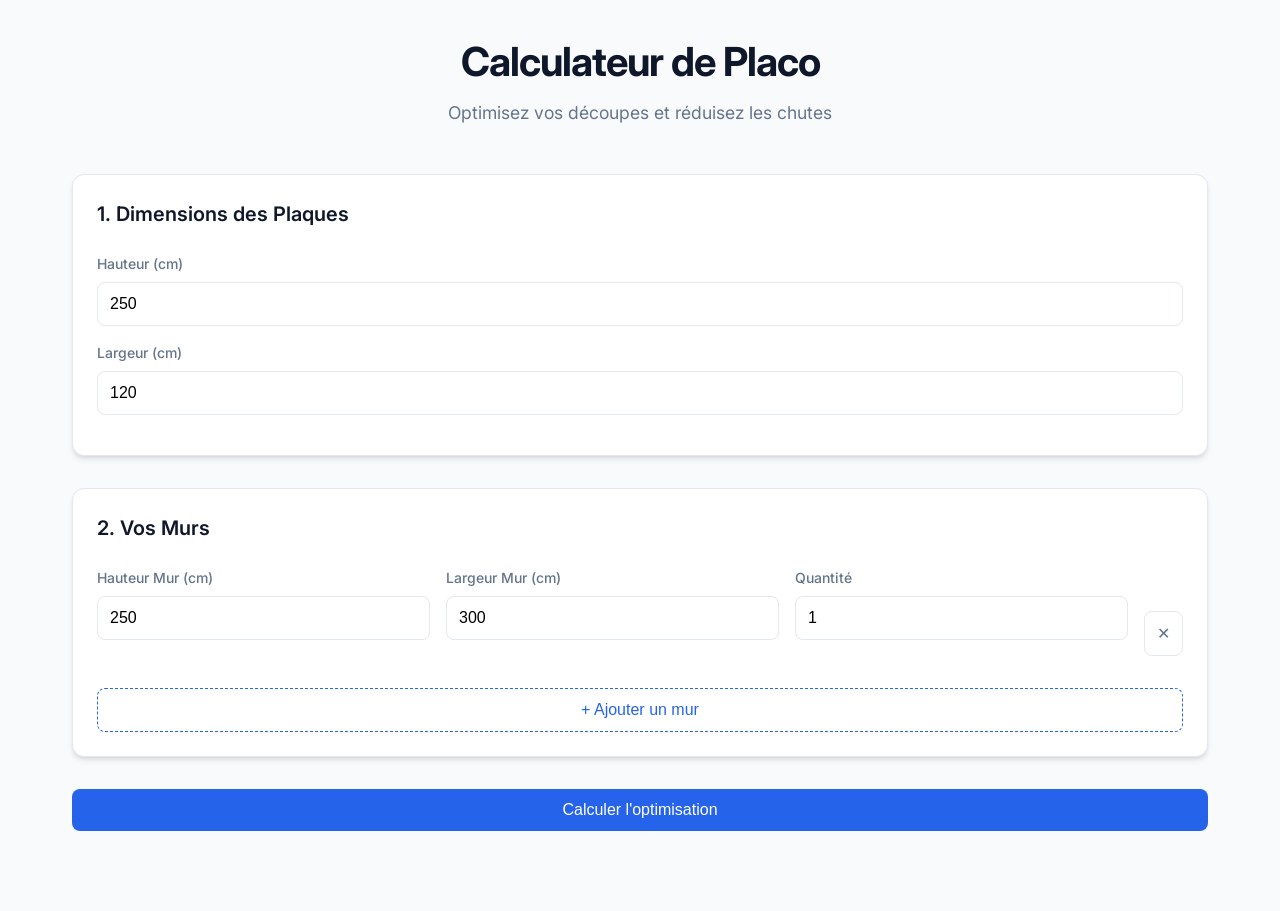
<file: index.html>
<!DOCTYPE html>
<html lang="fr">
<head>
    <meta charset="UTF-8">
    <meta name="viewport" content="width=device-width, initial-scale=1.0">
    <title>Calculateur de Placo Intelligent</title>
    <link rel="stylesheet" href="style.css">
    <link rel="preconnect" href="https://fonts.googleapis.com">
    <link rel="preconnect" href="https://fonts.gstatic.com" crossorigin>
    <link href="https://fonts.googleapis.com/css2?family=Inter:wght@300;400;500;600;700&display=swap" rel="stylesheet">
</head>
<body>
    <div class="app-container">
        <header>
            <h1>Calculateur de Placo</h1>
            <p>Optimisez vos découpes et réduisez les chutes</p>
        </header>

        <main>
            <section class="input-section">
                <div class="card">
                    <h2>1. Dimensions des Plaques</h2>
                    <div class="form-group">
                        <label for="plate-height">Hauteur (cm)</label>
                        <input type="number" id="plate-height" value="250" min="1">
                    </div>
                    <div class="form-group">
                        <label for="plate-width">Largeur (cm)</label>
                        <input type="number" id="plate-width" value="120" min="1">
                    </div>
                </div>

                <div class="card">
                    <h2>2. Vos Murs</h2>
                    <div id="walls-container">
                        <!-- Wall inputs will be added here -->
                    </div>
                    <button id="add-wall-btn" class="btn secondary">+ Ajouter un mur</button>
                </div>

                <button id="calculate-btn" class="btn primary">Calculer l'optimisation</button>
            </section>

            <section id="results-section" class="results-section hidden">
                <div class="summary-card">
                    <h2>Résultats</h2>
                    <div class="stats-grid">
                        <div class="stat-item">
                            <span class="stat-label">Plaques nécessaires</span>
                            <span class="stat-value" id="total-plates">0</span>
                        </div>
                        <div class="stat-item">
                            <span class="stat-label">Surface totale</span>
                            <span class="stat-value" id="total-area">0 m²</span>
                        </div>
                        <div class="stat-item">
                            <span class="stat-label">Chutes</span>
                            <span class="stat-value" id="waste-percent">0%</span>
                        </div>
                    </div>
                </div>

                <div id="visualizer" class="visualizer">
                    <!-- Visualization will be rendered here -->
                </div>
            </section>
        </main>
    </div>
    <script src="script.js"></script>
</body>
</html>
</file>
<file: style.css>
:root {
    --primary: #2563eb;
    --primary-dark: #1d4ed8;
    --secondary: #64748b;
    --background: #f8fafc;
    --surface: #ffffff;
    --text: #0f172a;
    --text-light: #64748b;
    --border: #e2e8f0;
    --success: #22c55e;
    --danger: #ef4444;
    --radius: 12px;
    --shadow: 0 4px 6px -1px rgb(0 0 0 / 0.1), 0 2px 4px -2px rgb(0 0 0 / 0.1);
}

* {
    box-sizing: border-box;
    margin: 0;
    padding: 0;
}

body {
    font-family: 'Inter', sans-serif;
    background-color: var(--background);
    color: var(--text);
    line-height: 1.5;
    -webkit-font-smoothing: antialiased;
}

.app-container {
    max-width: 1200px;
    margin: 0 auto;
    padding: 2rem;
}

header {
    text-align: center;
    margin-bottom: 3rem;
}

header h1 {
    font-size: 2.5rem;
    font-weight: 700;
    color: var(--text);
    margin-bottom: 0.5rem;
    letter-spacing: -0.025em;
}

header p {
    color: var(--text-light);
    font-size: 1.1rem;
}

.input-section {
    display: grid;
    gap: 2rem;
    margin-bottom: 3rem;
}

.card {
    background: var(--surface);
    padding: 1.5rem;
    border-radius: var(--radius);
    box-shadow: var(--shadow);
    border: 1px solid var(--border);
}

h2 {
    font-size: 1.25rem;
    font-weight: 600;
    margin-bottom: 1.5rem;
    color: var(--text);
}

.form-group {
    margin-bottom: 1rem;
}

label {
    display: block;
    font-size: 0.875rem;
    font-weight: 500;
    margin-bottom: 0.5rem;
    color: var(--text-light);
}

input[type="number"] {
    width: 100%;
    padding: 0.75rem;
    border: 1px solid var(--border);
    border-radius: 8px;
    font-size: 1rem;
    transition: border-color 0.2s;
}

input[type="number"]:focus {
    outline: none;
    border-color: var(--primary);
    box-shadow: 0 0 0 3px rgba(37, 99, 235, 0.1);
}

.wall-item {
    display: grid;
    grid-template-columns: 1fr 1fr 1fr auto;
    gap: 1rem;
    align-items: end;
    margin-bottom: 1rem;
    padding-bottom: 1rem;
    border-bottom: 1px solid var(--border);
    animation: slideIn 0.3s ease-out;
}

.wall-item:last-child {
    border-bottom: none;
}

@keyframes slideIn {
    from {
        opacity: 0;
        transform: translateY(-10px);
    }

    to {
        opacity: 1;
        transform: translateY(0);
    }
}

.btn {
    display: inline-flex;
    align-items: center;
    justify-content: center;
    padding: 0.75rem 1.5rem;
    border-radius: 8px;
    font-weight: 500;
    font-size: 1rem;
    cursor: pointer;
    transition: all 0.2s;
    border: none;
}

.btn.primary {
    background-color: var(--primary);
    color: white;
    width: 100%;
}

.btn.primary:hover {
    background-color: var(--primary-dark);
    transform: translateY(-1px);
}

.btn.secondary {
    background-color: transparent;
    color: var(--primary);
    border: 1px dashed var(--primary);
    width: 100%;
}

.btn.secondary:hover {
    background-color: rgba(37, 99, 235, 0.05);
}

.btn-icon {
    padding: 0.75rem;
    color: var(--text-light);
    background: transparent;
    border: 1px solid var(--border);
}

.btn-icon:hover {
    color: var(--danger);
    border-color: var(--danger);
    background-color: rgba(239, 68, 68, 0.05);
}

.hidden {
    display: none;
}

.results-section {
    animation: fadeIn 0.5s ease-out;
}

@keyframes fadeIn {
    from {
        opacity: 0;
    }

    to {
        opacity: 1;
    }
}

.summary-card {
    background: var(--surface);
    padding: 2rem;
    border-radius: var(--radius);
    box-shadow: var(--shadow);
    margin-bottom: 2rem;
    border-left: 4px solid var(--primary);
}

.stats-grid {
    display: grid;
    grid-template-columns: repeat(auto-fit, minmax(150px, 1fr));
    gap: 2rem;
}

.stat-item {
    display: flex;
    flex-direction: column;
}

.stat-label {
    font-size: 0.875rem;
    color: var(--text-light);
    margin-bottom: 0.25rem;
}

.stat-value {
    font-size: 1.5rem;
    font-weight: 700;
    color: var(--text);
}

.visualizer {
    display: grid;
    grid-template-columns: repeat(auto-fill, minmax(300px, 1fr));
    gap: 2rem;
}

.plate-visual {
    background: white;
    border: 1px solid var(--border);
    border-radius: 8px;
    padding: 1rem;
    box-shadow: var(--shadow);
}

.plate-header {
    font-weight: 600;
    margin-bottom: 1rem;
    color: var(--text-light);
    display: flex;
    justify-content: space-between;
}

.plate-canvas-container {
    width: 100%;
    aspect-ratio: 120/250;
    /* Based on standard plate ratio */
    position: relative;
    background-color: #f1f5f9;
    border: 1px solid #cbd5e1;
}

.cut-piece {
    position: absolute;
    background-color: rgba(37, 99, 235, 0.2);
    border: 1px solid var(--primary);
    display: flex;
    align-items: center;
    justify-content: center;
    font-size: 0.75rem;
    color: var(--primary-dark);
    font-weight: 500;
    transition: all 0.2s;
}

.cut-piece:hover {
    background-color: rgba(37, 99, 235, 0.3);
    z-index: 10;
}

.waste-piece {
    background-color: rgba(239, 68, 68, 0.1);
    border: 1px dashed var(--danger);
}
</file>
